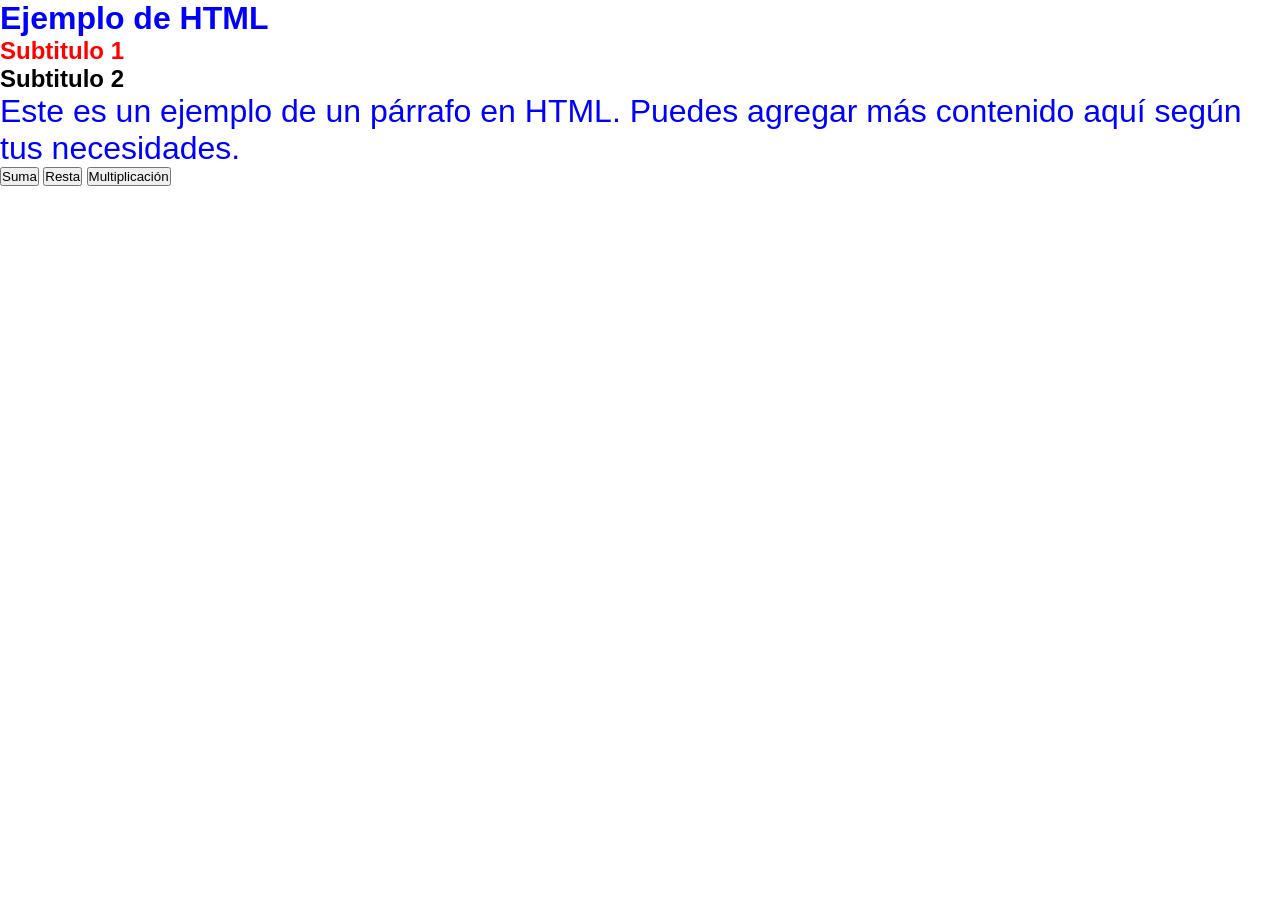
<file: Ejemplo.html>
<!DOCTYPE html>
<html lang="es">

<head>
    <meta charset="UTF-8" />
    <meta name="viewport" content="width=device-width, initial-scale=1.0" />
    <title>Document</title>


    <link rel="stylesheet" href="CSS/otromasjv.css" />
    <script src="Java/script.js"></script>
</head>



<body>
    <header></header>
    <main>
        <h1>Ejemplo de HTML</h1>

        <h2 class="pimiento">Subtitulo 1</h2>
        <h2>Subtitulo 2</h2>
        <p>Este es un ejemplo de un párrafo en HTML. Puedes agregar más contenido aquí según tus necesidades.</p>


        <button onclick="suma()">Suma</button>
        <button onclick="resta()">Resta</button>
        <button onclick="multiplicacion()">Multiplicación</button>
    </main>
    <footer></footer>
</body>

</html>
</file>
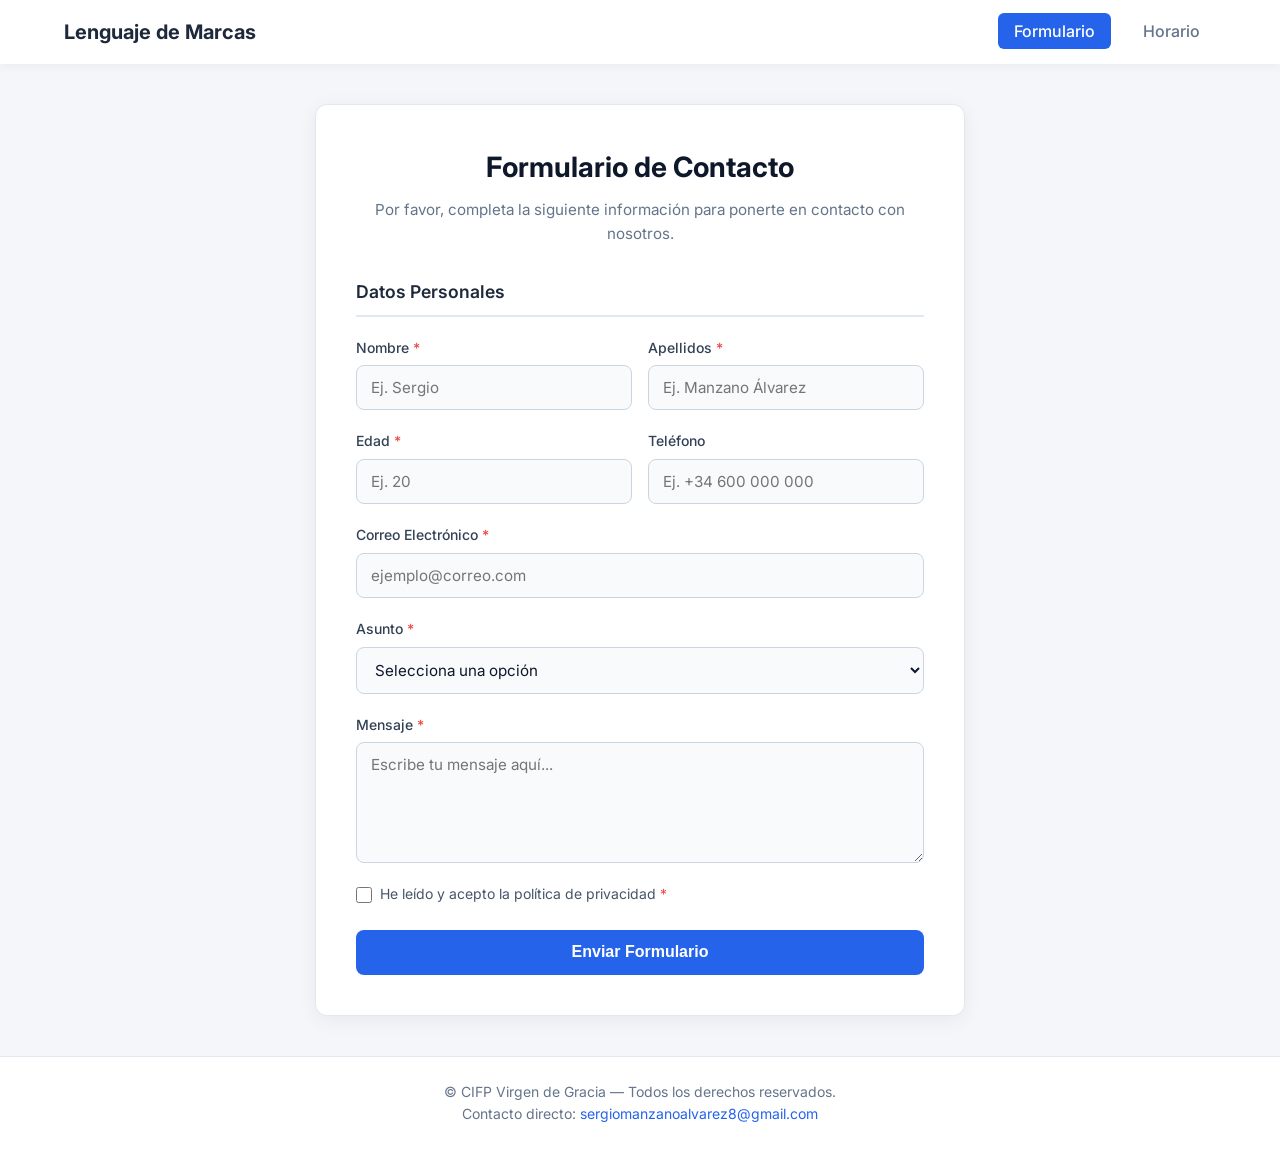
<file: Formulario.html>
<!DOCTYPE html>
<html lang="es">

<head>
    <meta charset="UTF-8">
    <meta name="viewport" content="width=device-width, initial-scale=1.0">
    <title>Formulario de Contacto | CIFP Virgen de Gracia</title>
    <link rel="preconnect" href="https://fonts.googleapis.com">
    <link rel="preconnect" href="https://fonts.gstatic.com" crossorigin>
    <link href="https://fonts.googleapis.com/css2?family=Inter:wght@300;400;500;600;700&display=swap" rel="stylesheet">
    <link rel="stylesheet" href="CSS/cssprueba.css">
</head>

<body>

    <header class="navbar">
        <div class="logo">
            <h2>Lenguaje de Marcas</h2>
        </div>
        <nav>
            <ul class="nav-links">
                <li><a href="Formulario.html" class="active">Formulario</a></li>
                <li><a href="Horario.html">Horario</a></li>
            </ul>
        </nav>
    </header>

    <main class="main-container">
        <section class="form-card">
            <div class="form-header">
                <h1>Formulario de Contacto</h1>
                <p>Por favor, completa la siguiente información para ponerte en contacto con nosotros.</p>
            </div>

            <form action="#" method="post" class="contact-form">
                <fieldset class="form-section">
                    <legend>Datos Personales</legend>

                    <div class="form-grid">
                        <div class="input-group">
                            <label for="nombre">Nombre <span class="required">*</span></label>
                            <input type="text" id="nombre" name="nombre" placeholder="Ej. Sergio" required>
                        </div>

                        <div class="input-group">
                            <label for="apellidos">Apellidos <span class="required">*</span></label>
                            <input type="text" id="apellidos" name="apellidos" placeholder="Ej. Manzano Álvarez" required>
                        </div>
                    </div>

                    <div class="form-grid">
                        <div class="input-group">
                            <label for="edad">Edad <span class="required">*</span></label>
                            <input type="number" id="edad" name="edad" min="16" max="100" placeholder="Ej. 20" required>
                        </div>

                        <div class="input-group">
                            <label for="telefono">Teléfono</label>
                            <input type="tel" id="telefono" name="telefono" placeholder="Ej. +34 600 000 000">
                        </div>
                    </div>

                    <div class="input-group">
                        <label for="email">Correo Electrónico <span class="required">*</span></label>
                        <input type="email" id="email" name="email" placeholder="ejemplo@correo.com" required>
                    </div>

                    <div class="input-group">
                        <label for="asunto">Asunto <span class="required">*</span></label>
                        <select id="asunto" name="asunto" required>
                            <option value="" disabled selected>Selecciona una opción</option>
                            <option value="consulta">Consulta general</option>
                            <option value="incidencia">Soporte / Incidencia</option>
                            <option value="sugerencia">Sugerencia</option>
                        </select>
                    </div>

                    <div class="input-group">
                        <label for="mensaje">Mensaje <span class="required">*</span></label>
                        <textarea id="mensaje" name="mensaje" rows="5" placeholder="Escribe tu mensaje aquí..." required></textarea>
                    </div>

                    <div class="checkbox-group">
                        <input type="checkbox" id="privacidad" name="privacidad" required>
                        <label for="privacidad">He leído y acepto la política de privacidad <span class="required">*</span></label>
                    </div>

                    <div class="form-actions">
                        <button type="submit" class="btn-submit">Enviar Formulario</button>
                    </div>
                </fieldset>
            </form>
        </section>
    </main>

    <footer class="footer">
        <p>© CIFP Virgen de Gracia — Todos los derechos reservados.</p>
        <p>Contacto directo: <a href="mailto:sergiomanzanoalvarez8@gmail.com">sergiomanzanoalvarez8@gmail.com</a></p>
    </footer>

</body>

</html>
</file>
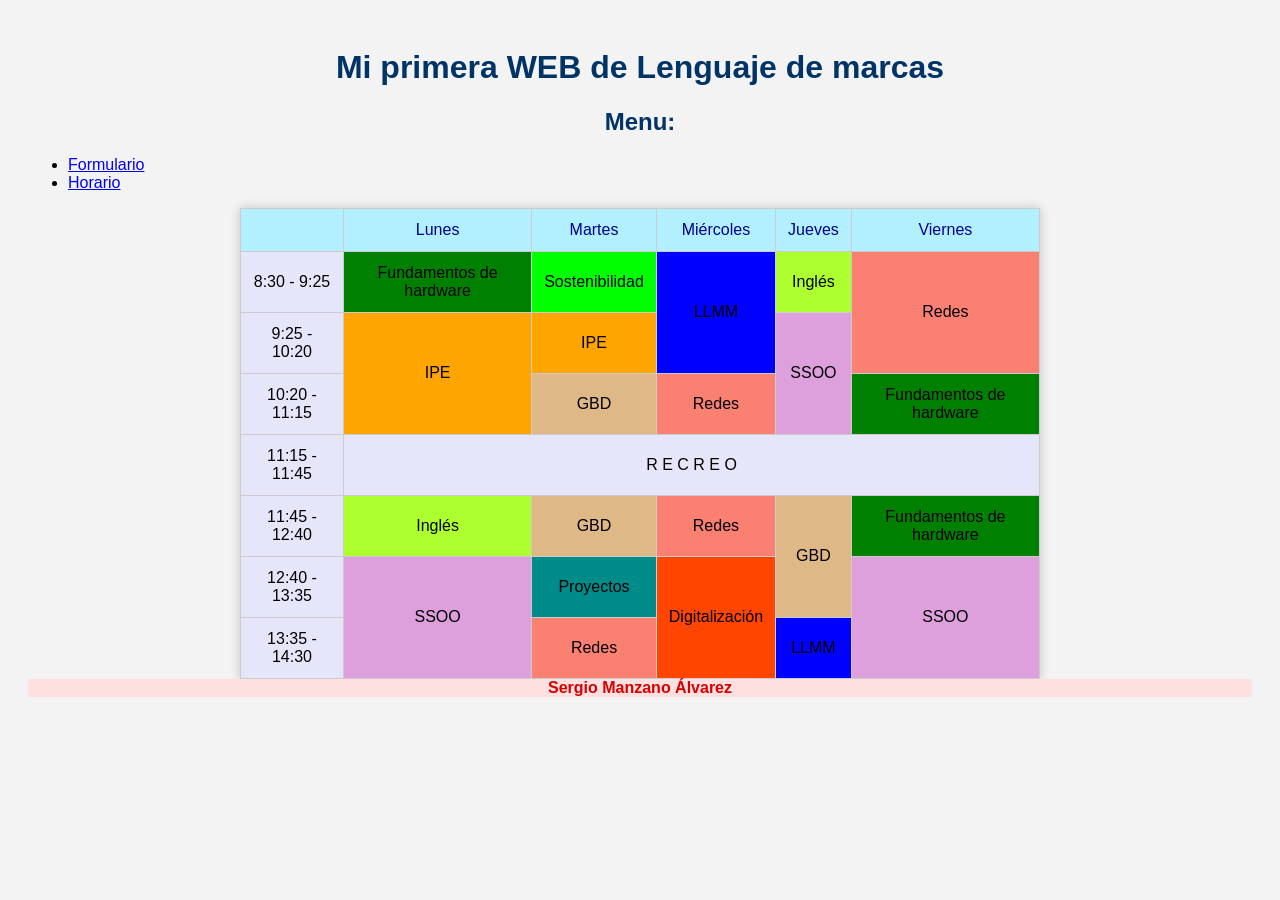
<file: Horario.html>
<!DOCTYPE html>
<html lang="es">

<head>
    <meta charset="UTF-8">
    <title>Horario</title>
    <link rel="stylesheet" href="CSS/estilo.css">
</head>

<body>
    <!-- CABEZERA -->
    <header>
        <h1>Mi primera WEB de Lenguaje de marcas</h1>
        <h2>Menu:</h2>

        <nav>
            <ul>
                <li><a href="Formulario.html">Formulario</a></li>
                <li><a href="Horario.html">Horario</a></li>
            </ul>
        </nav>

        <!-- CONTENIDO -->
        <main>
            <table>
                <thead>
                    <tr class="fondo">
                        <td></td>
                        <td>Lunes</td>
                        <td>Martes</td>
                        <td>Miércoles</td>
                        <td>Jueves</td>
                        <td>Viernes</td>
                    </tr>
                </thead>
                <tbody>
                    <tr>
                        <td class="horas"> 8:30 - 9:25</td>
                        <td class="fdh"> Fundamentos de hardware</td>
                        <td class="sos">Sostenibilidad</td>
                        <td class="ldm" rowspan="2"> LLMM</td>
                        <td class="ingles">Inglés</td>
                        <td class="redes" rowspan="2">Redes</td>
                    </tr>
                    <tr>
                        <td class="horas"> 9:25 - 10:20</td>
                        <td rowspan="2" class="IPE"> IPE</td>
                        <td class="IPE"> IPE</td>
                        <td class="ssoo" rowspan="2">SSOO</td>
                    </tr>
                    <tr>
                        <td class="horas"> 10:20 - 11:15</td>
                        <td class="gbd">GBD</td>
                        <td class="redes">Redes</td>
                        <td class="fdh">Fundamentos de hardware</td>
                    </tr>
                    <tr>
                        <td class="horas"> 11:15 - 11:45</td>
                        <td colspan="5" class="recreo"> R E C R E O</td>
                    </tr>
                    <tr>
                        <td class="horas"> 11:45 - 12:40</td>
                        <td class="ingles">Inglés</td>
                        <td class="gbd">GBD</td>
                        <td class="redes">Redes</td>
                        <td class="gbd" rowspan="2">GBD</td>
                        <td class="fdh">Fundamentos de hardware</td>
                    </tr>
                    <tr>
                        <td class="horas"> 12:40 - 13:35</td>
                        <td class="ssoo" rowspan="2">SSOO</td>
                        <td class="proyecto">Proyectos</td>
                        <td class="digi" rowspan="2">Digitalización</td>
                        <td class="ssoo" rowspan="2">SSOO</td>
                    </tr>
                    <tr>
                        <td class="horas"> 13:35 - 14:30</td>
                        <td class="redes">Redes</td>
                        <td class="ldm">LLMM</td>
                    </tr>
                </tbody>
            </table>
        </main>
        <footer class="footer-row">
            Sergio Manzano Álvarez
        </footer>
        </nav>
</body>

</html>
</file>
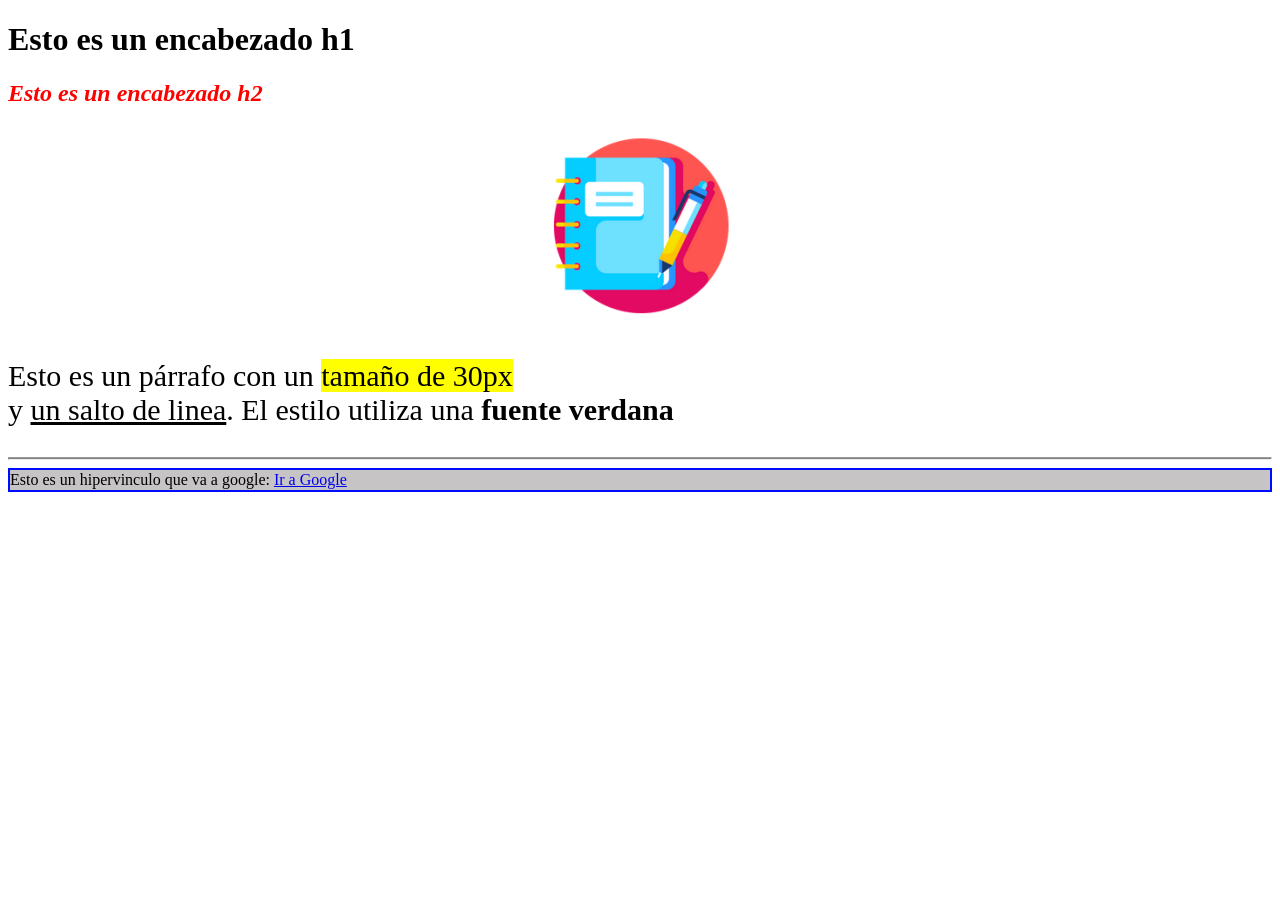
<file: Ejercicios/Ej1_formato_texto.html>
<!DOCTYPE html>
<html lang="es">

<head>
    <meta charset="UTF-8">
    <meta name="viewport" content="width=device-width, initial-scale=1.0">
    <link rel="stylesheet" href="CSS/Ej1_css.css">
    <title>Ejercicio 1</title>
</head>

<body>
    <h1><b>Esto es un encabezado h1</b></h1>
    <h2><i>Esto es un encabezado h2</i></h2>

    <img src="imagenes/ejerfoto.png" alt="Imagen del ejercicio 1">

    <p>Esto es un párrafo con un <span class="subrayado">tamaño de 30px</span><br>
        y <u>un salto de linea</u>. El estilo utiliza una <b>fuente verdana</b>
    </p>

    <hr>

    <div class="rectangulo">
        Esto es un hipervinculo que va a google: <a href="https://www.google.com" target="_blank">Ir a Google</a>
    </div>
</body>

</html>
</file>
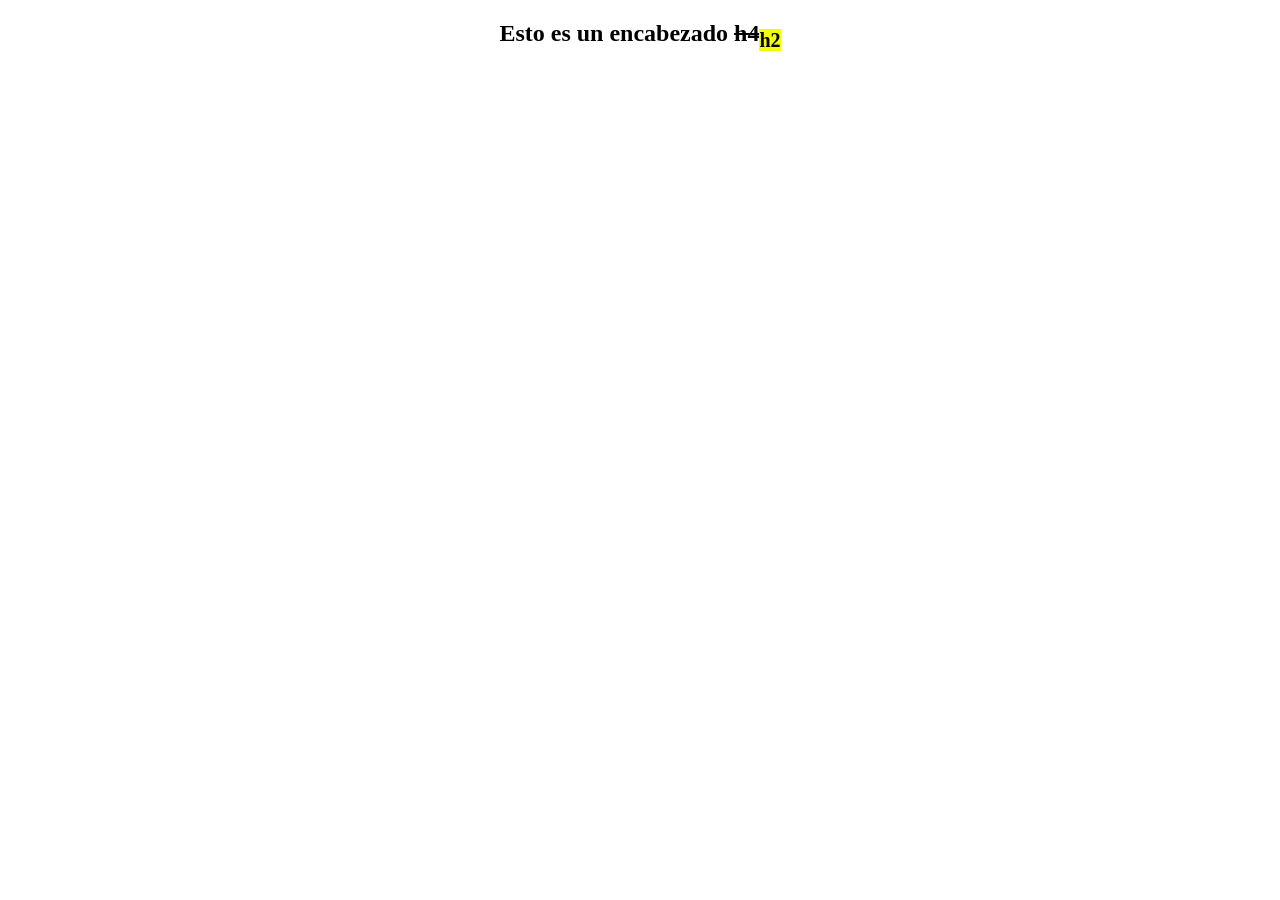
<file: Ejercicios/Ej2_formato_texto.html>
<!DOCTYPE html>
<html lang="es">

<head>
    <meta charset="UTF-8">
    <meta name="viewport" content="width=device-width, initial-scale=1.0">
    <title>Ejercicio 2</title>
    <link rel="stylesheet" href="CSS/Ej2_css.css">
</head>

<body>
    <h2>Esto es un encabezado <s>h4</s><sub>h2</sub></h2>
</body>

</html>
</file>
<file: CSS/otromasjv.css>
* {
    margin: 0;
    padding: 0;
    box-sizing: border-box;
    font-family: Arial, helvetica, sans-serif;
}


h1, p {
    color: blue;
    font-size: 2em;

}

.pimiento{
    color: red;
    font-size: 1.5em;
    font-weight: bold;
}
</file>
<file: CSS/cssprueba.css>
/* Reset básico de estilos */

* {
margin: 0;
padding: 0;
box-sizing: border-box;
}

body {
font-family: 'Inter', -apple-system, BlinkMacSystemFont, "Segoe UI", Roboto, sans-serif;
background-color: #f4f6f9;
color: #333333;
line-height: 1.6;
display: flex;
flex-direction: column;
min-height: 100vh;
}

/* Header & Navegación */
.navbar {
background-color: #ffffff;
display: flex;
justify-content: space-between;
align-items: center;
padding: 1rem 5%;
box-shadow: 0 2px 10px rgba(0, 0, 0, 0.05);
}

.logo h2 {
color: #1e293b;
font-size: 1.25rem;
font-weight: 700;
}

.nav-links {
display: flex;
list-style: none;
gap: 1rem;
}

.nav-links a {
text-decoration: none;
color: #64748b;
font-weight: 500;
padding: 0.5rem 1rem;
border-radius: 6px;
transition: all 0.3s ease;
}

.nav-links a:hover {
color: #2563eb;
background-color: #eff6ff;
}

.nav-links a.active {
color: #ffffff;
background-color: #2563eb;
}

/* Contenedor principal */
.main-container {
flex: 1;
display: flex;
justify-content: center;
align-items: center;
padding: 2.5rem 1rem;
}

.form-card {
background: #ffffff;
width: 100%;
max-width: 650px;
padding: 2.5rem;
border-radius: 12px;
box-shadow: 0 4px 20px rgba(0, 0, 0, 0.06);
border: 1px solid #e2e8f0;
}

.form-header {
margin-bottom: 2rem;
text-align: center;
}

.form-header h1 {
font-size: 1.75rem;
color: #0f172a;
font-weight: 700;
margin-bottom: 0.5rem;
}

.form-header p {
color: #64748b;
font-size: 0.95rem;
}

/* Estructura del formulario */
.form-section {
border: none;
padding: 0;
margin: 0;
}

.form-section legend {
font-weight: 600;
font-size: 1.1rem;
color: #1e293b;
margin-bottom: 1.25rem;
border-bottom: 2px solid #e2e8f0;
width: 100%;
padding-bottom: 0.5rem;
}

.form-grid {
display: grid;
grid-template-columns: 1fr 1fr;
gap: 1rem;
}

@media (max-width: 580px) {
.form-grid {
grid-template-columns: 1fr;
}
}

.input-group {
display: flex;
flex-direction: column;
margin-bottom: 1.25rem;
}

.input-group label {
font-size: 0.875rem;
font-weight: 500;
color: #334155;
margin-bottom: 0.4rem;
}

.required {
color: #ef4444;
}

/* Campos de entrada */
input[type="text"],
input[type="email"],
input[type="number"],
input[type="tel"],
select,
textarea {
width: 100%;
padding: 0.75rem 0.9rem;
border: 1px solid #cbd5e1;
border-radius: 8px;
font-size: 0.95rem;
font-family: inherit;
color: #0f172a;
background-color: #f8fafc;
transition: border-color 0.2s ease, box-shadow 0.2s ease, background-color 0.2s ease;
}

input:focus,
select:focus,
textarea:focus {
outline: none;
border-color: #2563eb;
background-color: #ffffff;
box-shadow: 0 0 0 3px rgba(37, 99, 235, 0.15);
}

textarea {
resize: vertical;
}

/* Checkbox */
.checkbox-group {
display: flex;
align-items: center;
gap: 0.5rem;
margin-bottom: 1.5rem;
font-size: 0.875rem;
color: #475569;
}

.checkbox-group input[type="checkbox"] {
width: 16px;
height: 16px;
accent-color: #2563eb;
cursor: pointer;
}

/* Botones */
.form-actions {
margin-top: 1rem;
}

.btn-submit {
width: 100%;
padding: 0.85rem;
background-color: #2563eb;
color: #ffffff;
border: none;
border-radius: 8px;
font-size: 1rem;
font-weight: 600;
cursor: pointer;
transition: background-color 0.2s ease, transform 0.1s ease;
}

.btn-submit:hover {
background-color: #1d4ed8;
}

.btn-submit:active {
transform: scale(0.99);
}

/* Footer */
.footer {
background-color: #ffffff;
border-top: 1px solid #e2e8f0;
text-align: center;
padding: 1.5rem 1rem;
font-size: 0.875rem;
color: #64748b;
}

.footer a {
color: #2563eb;
text-decoration: none;
}

.footer a:hover {
text-decoration: underline;
}
</file>
<file: CSS/estilo.css>
table{
    border-collapse: collapse;
    width: 100%;
}

th, td{
    border: 1px solid black;
    padding: 10px;
    text-align: center;
}

th{
    background-color: #333;
    color: white;
}
.fdh{
    background: green;
}

.ldm{
    background: blue;
}

.IPE{
    background: orange;
}

.horas{
    background: lavender;
}

.dias{
    background: lavender;
    color: black;
}

.recreo{
    background: lavender;
}

.ssoo{
    background: plum;
}

.ingles{
    background: greenyellow;
}

.gbd{
    background: burlywood;
}

.redes{
    background: salmon;
}

.proyecto{
    background: darkcyan;
}

.digi{
    background: orangered;
}

.sos{
    background: lime;
}

body {
      font-family: Arial, sans-serif;
      background-color: #f3f3f3;
      padding: 20px;
    }

    h1, h2 {
      text-align: center;
      color: #003366;
    }

    table {
      width: 100%;
      max-width: 800px;
      margin: auto;
      border-collapse: collapse;
      box-shadow: 0 0 10px rgba(0,0,0,0.2);
    }

    thead {
      background-color: #003366;
      color: white;
    }

    th, td {
      padding: 12px;
      text-align: center;
      border: 1px solid #ccc;
      transition: all 0.3s ease;
    }

    tbody td:hover {
      background-color: yellow;
      transform: scale(1.02);
      font-weight: bold;
      color: #000;
    }

    .footer-row {
      background-color: #ffe0e0;
      font-weight: bold;
      color: #d60000;
      text-align: center;
    }

    .total {
      color: #3333cc;
    }

    .title {
      color: #0000cc;
      font-size: 24px;
    }

    .subtitulo {
      color: #cc0000;
      font-size: 20px;
      margin-bottom: 20px;
    }

    .fondo {
      background-color: #b2f0ff;
      color: darkblue;
    }
</file>
<file: Ejercicios/CSS/Ej1_css.css>
h2 {
    color: red
}

img {
    display: block;
    margin-left: auto;
    margin-right: auto;
}

p {
    font-size: 30px;
    font-family: verdana;
}

.subrayado {
    background-color: yellow;
}

hr {
    height: 1.5px;
    background-color: gray;
}

.rectangulo {
  width: auto;
  height: 20px;
  background-color: #c6c4c4;
  border: 2px solid rgb(0, 13, 252);
  line-height: 20px;
}
</file>
<file: Ejercicios/CSS/Ej2_css.css>
sub {
    background-color: #f2ff00;
}

h2 {
    text-align: center;
}
</file>
